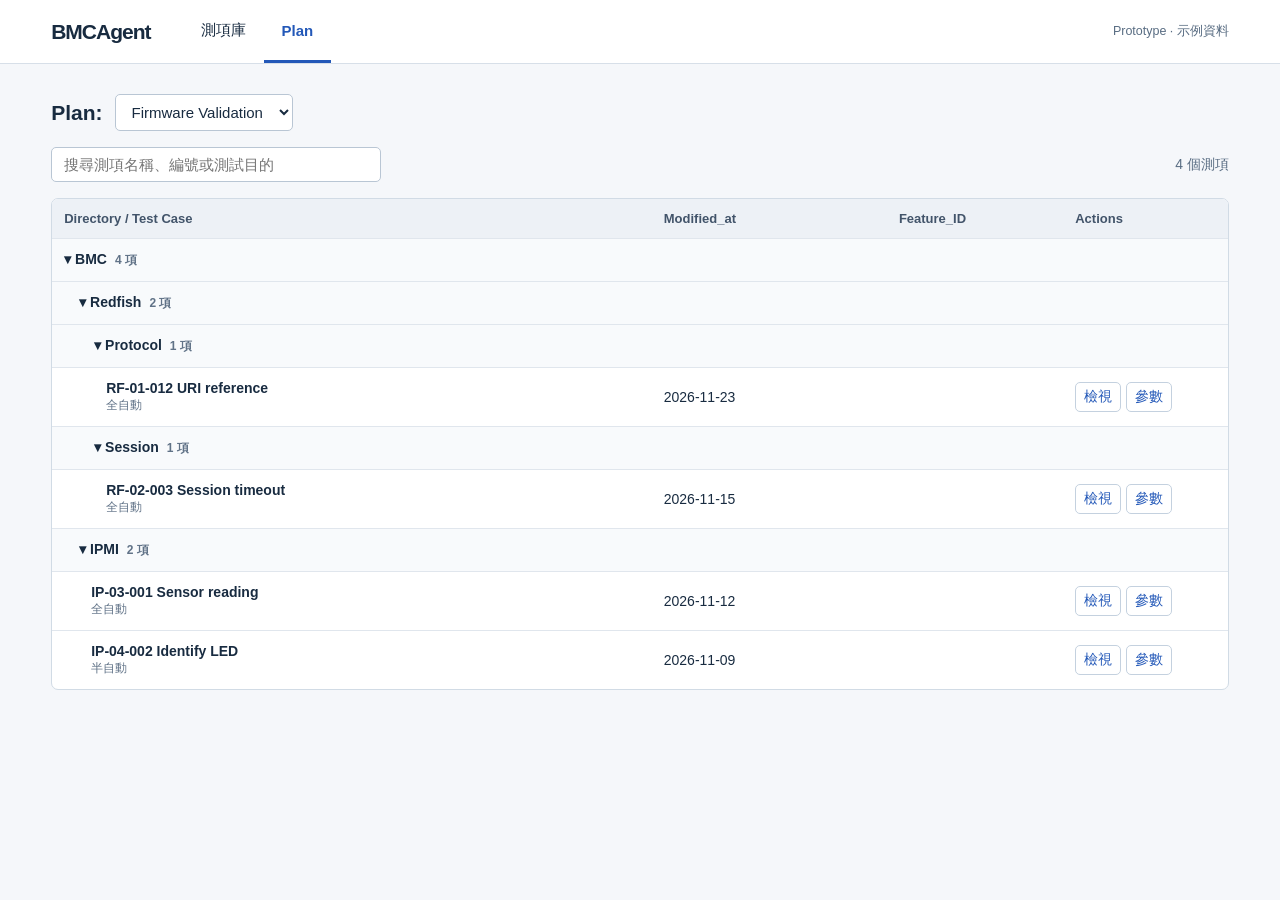
<file: web_ui/static/prototypes/case-list.html>
<!doctype html>
<html lang="zh-Hant">
<meta charset="utf-8"><meta name="viewport" content="width=device-width,initial-scale=1">
<title>BMCAgent · 測項列表原型</title>
<style>
*{box-sizing:border-box}body{margin:0;color:#182b40;background:#f5f7fa;font:15px "Segoe UI","Microsoft JhengHei",sans-serif}header,main{padding:0 clamp(16px,4vw,72px)}header{height:64px;display:flex;gap:32px;align-items:center;background:#fff;border-bottom:1px solid #d7dfe8}header strong{font-size:21px;letter-spacing:-1px}button,select,input{font:inherit;color:inherit}button,select{cursor:pointer}nav{height:100%;display:flex}nav button{border:0;background:none;padding:0 18px;border-bottom:3px solid transparent}nav button[aria-pressed=true]{color:#2358b8;border-color:#2358b8;font-weight:650}header small{margin-left:auto;color:#586c82}main{margin:30px auto;max-width:1650px}.bar{display:flex;align-items:center;gap:12px;margin-bottom:16px}.bar h1{font-size:21px;margin:0}.bar select,.bar input{border:1px solid #b9c6d4;border-radius:5px;background:white;padding:8px 12px}.bar input{width:min(330px,70vw)}#summary{margin-left:auto;color:#596d83;font-size:14px}.wrap{overflow:auto;border:1px solid #d1dbe5;border-radius:7px;background:white}table{border-collapse:collapse;width:100%;min-width:900px;table-layout:fixed;text-align:left}th{background:#edf1f6;color:#42546a;font-size:13px}td,th{padding:12px;border-bottom:1px solid #e0e6ed}td{font-size:14px}tr:last-child td{border-bottom:0}.folder{background:#f8fafc}.folder button,.purpose{background:none;border:0;text-align:left;padding:0}.folder button{font-weight:650}.folder small,.mode{color:#607287;font-size:12px}.folder small{margin-left:8px}.name{display:block;font-weight:600}.mode{margin-right:.5em}.purpose{display:block;max-width:100%;overflow:hidden;text-overflow:ellipsis;white-space:nowrap}.state{color:#176341}.missing{color:#875500}.actions{display:flex;gap:5px}.actions button,dialog button{color:#2358b8;background:white;border:1px solid #c4d1df;border-radius:5px;padding:5px 8px}.actions button:hover,.purpose:hover{background:#edf3fd}dialog{border:1px solid #c6d1dc;border-radius:8px;width:min(500px,90vw);padding:24px;color:inherit}dialog::backdrop{background:#16253755}dialog h2{margin:0 0 12px;font-size:19px}dialog label{display:grid;gap:5px;margin:12px 0}dialog input{padding:7px}dialog footer{display:flex;justify-content:flex-end;gap:8px;margin-top:20px}:focus-visible{outline:2px solid #2358b8;outline-offset:2px}
</style>
<header><strong>BMCAgent</strong><nav aria-label="頁面"><button id="repo">測項庫</button><button id="plan">Plan</button></nav><small>Prototype · 示例資料</small></header>
<main><div class="bar"><h1 id="heading"></h1><select id="plans" aria-label="Plan"><option>Firmware Validation</option><option>Redfish Review</option></select></div>
<div class="bar"><input id="search" type="search" aria-label="搜尋測項" placeholder="搜尋測項名稱、編號或測試目的"><span id="summary"></span></div>
<div class="wrap"><table><colgroup><col style="width:51%"><col style="width:20%"><col style="width:15%"><col style="width:14%"></colgroup><thead><tr><th>Directory / Test Case</th><th>Modified_at</th><th>Feature_ID</th><th>Actions</th></tr></thead><tbody id="rows"></tbody></table></div></main>
<dialog id="detail"><h2 id="title"></h2><div id="body"></div><footer><button id="save">儲存</button><button id="closeDetail">關閉</button></footer></dialog>
<script>
const cases=[
 ['RF-01-012','URI reference','Redfish / Protocol','檢查 GET 回應本文與標頭中的相對 URI，確認每個參照的格式均符合要求。','2026-11-23',{timeout:'30',scope:''}],
 ['RF-01-014','Service root','Redfish / Protocol','確認 Service Root 提供預期的服務入口。','2026-11-18',{}],
 ['RF-02-003','Session timeout','Redfish / Session','驗證逾時的 Session 無法再讀取受保護資源。','2026-11-15',{timeout:'60'}],
 ['IP-03-001','Sensor reading','IPMI','確認讀取的感測值及單位符合預期。','2026-11-12',{sensor:'',unit:''}],
 ['IP-04-002','Identify LED','IPMI','啟用 Identify 功能後，由測試者確認機箱 LED 狀態。','2026-11-09',{duration:'15'}]
 ];
const el=id=>document.getElementById(id),esc=v=>String(v).replace(/[&<>"']/g,c=>({'&':'&amp;','<':'&lt;','>':'&gt;','"':'&quot;',"'":'&#39;'}[c]));
let page='plan',editing=null;
const collapsed=new Set(),settings=new Map();
function values(c){const key=el('plans').value+c[0];if(!settings.has(key))settings.set(key,{...c[5]});return settings.get(key)}
function render(){
 const plan=page==='plan',all=plan?(el('plans').selectedIndex===1?cases.slice(0,3):cases.filter((_,i)=>i!==1)):cases;
 const term=el('search').value.trim().toLowerCase(),found=all.filter(c=>c.slice(0,4).join(' ').toLowerCase().includes(term));
 el('repo').setAttribute('aria-pressed',!plan);el('plan').setAttribute('aria-pressed',plan);el('plans').hidden=!plan;el('heading').textContent=plan?'Plan:':'測項庫';
 el('summary').textContent=(term?found.length+' / '+all.length:all.length)+' 個測項';
 function folder(path,depth){
  const members=all.filter(c=>!path||c[2]===path||c[2].startsWith(path+' / ')),visible=members.filter(c=>found.includes(c));
  if(!visible.length)return '';
  const open=!!term||!collapsed.has(page+path),key=path.split(' / ').pop()||'BMC';
  let html='<tr class="folder"><td colspan="4" style="padding-left:'+(12+depth*15)+'px"><button data-folder="'+esc(path)+'" aria-expanded="'+open+'">'+(open?'▾':'▸')+' '+esc(key)+'<small>'+members.length+' 項</small></button></td></tr>';
  if(!open)return html;
  const sub=new Set();for(const c of visible){if(c[2]===path)continue;const next=c[2].slice(path?path.length+3:0).split(' / ')[0];sub.add(path?path+' / '+next:next);}
  for(const child of sub)html+=folder(child,depth+1);
  for(const c of visible.filter(c=>c[2]===path)){
   const count=Object.keys(c[5]).length;
   html+='<tr><td style="padding-left:'+(24+depth*15)+'px"><span class="name">'+c[0]+' '+c[1]+'</span><span class="mode">'+(c[0]==='IP-04-002'?'半自動':'全自動')+'</span></td><td>'+c[4]+'</td><td></td><td><div class="actions"><button data-view="'+c[0]+'" aria-label="檢視 '+c[0]+'">檢視</button>'+(count?'<button data-params="'+c[0]+'" aria-label="參數 '+c[0]+'">參數</button>':'')+'</div></td></tr>';
  }return html;
 }
 el('rows').innerHTML=folder('',0)||'<tr><td colspan="4">找不到符合的測項</td></tr>';
}
for(const id of ['plan','repo'])el(id).onclick=()=>{page=id;render()};
el('plans').onchange=render;el('search').oninput=render;
el('rows').onclick=e=>{
 const b=e.target.closest('button');if(!b)return;
 if(b.hasAttribute('data-folder')){if(el('search').value.trim())return;const k=page+b.dataset.folder;collapsed.has(k)?collapsed.delete(k):collapsed.add(k);render();return}
 const c=cases.find(c=>c[0]===(b.dataset.params||b.dataset.view)),params=!!b.dataset.params;
 editing=params&&page==='plan'?c:null;el('title').textContent=c[0]+' '+c[1];el('save').hidden=!editing;
 el('body').innerHTML=params?Object.entries(editing?values(c):c[5]).map(([k,v])=>'<label>'+esc(k)+'<input data-key="'+esc(k)+'" value="'+esc(v)+'" '+(editing?'':'readonly')+'></label>').join(''):'<p>'+esc(c[3])+'</p>';
 el('detail').showModal();
};
el('save').onclick=()=>{for(const input of el('body').querySelectorAll('input'))values(editing)[input.dataset.key]=input.value;el('detail').close();render()};
el('closeDetail').onclick=()=>el('detail').close();
render();
</script></html>
</file>
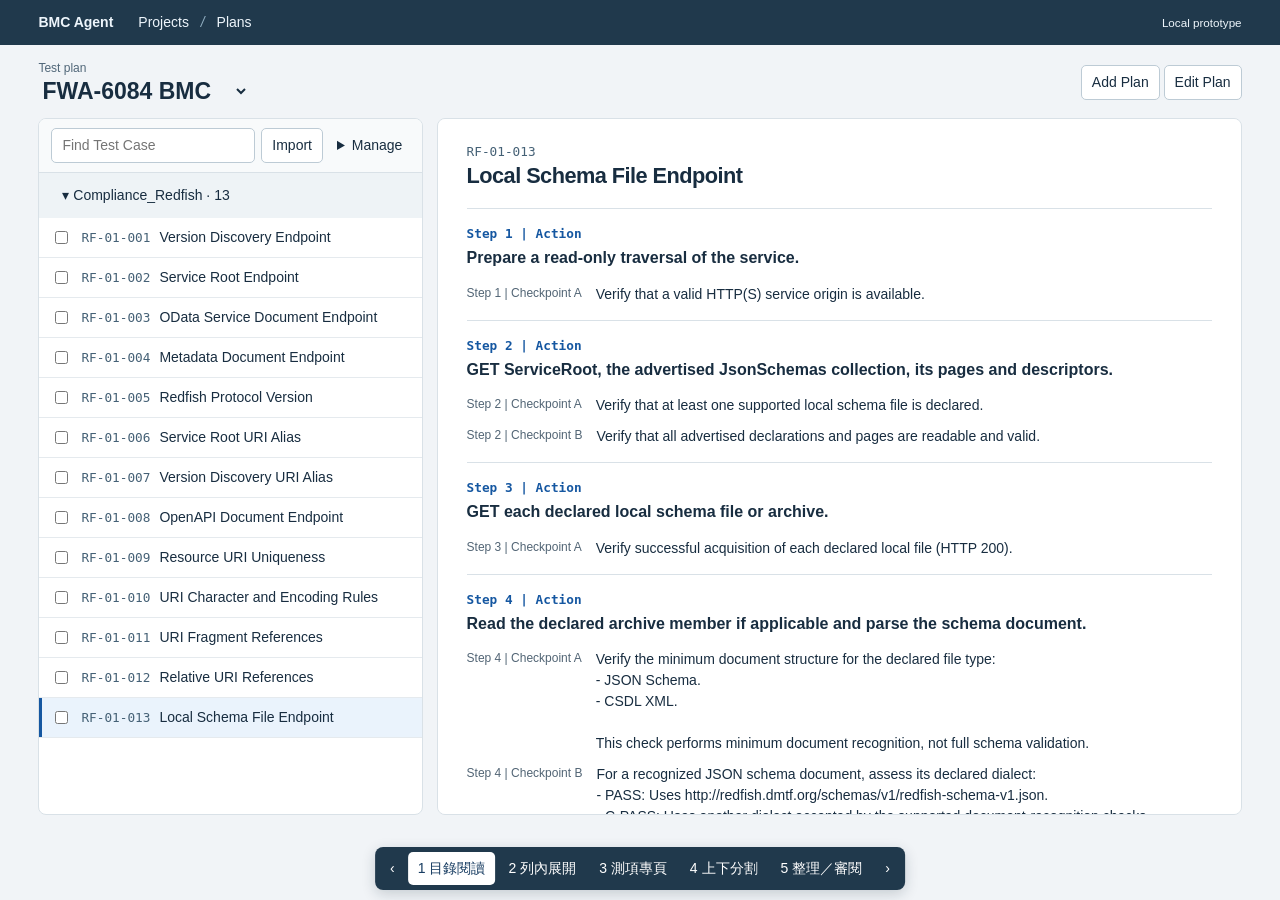
<file: web_ui/static/prototypes/plan-layout.html>
<!doctype html>
<html lang="en"><meta charset="utf-8"><meta name="viewport" content="width=device-width,initial-scale=1">
<title>Plan layouts · BMC Agent prototype</title>
<link rel="stylesheet" href="plan-layout.css">
<header><b class="brand">BMC Agent</b><span>Projects <i>/</i> Plans</span><small>Local prototype</small></header>
<main><div class="planbar"><div><label for="plan">Test plan</label><select id="plan"></select></div><div><button data-act="add">Add Plan</button> <button data-act="edit">Edit Plan</button></div></div>
<div id="work"></div></main>
<nav id="variants" aria-label="比較方案"></nav>
<dialog id="dialog"><form id="form"><h2 id="title"></h2><div id="fields"></div><footer><button type="button" data-act="close">Cancel</button><button class="primary" id="submit">Save</button></footer></form></dialog>
<script src="plan-layout-data.js"></script><script src="plan-layout.js"></script></html>
</file>
<file: web_ui/static/prototypes/plan-layout.css>
*{box-sizing:border-box}
:root{font:14px/1.5 "Segoe UI",Arial,sans-serif;color:#182d40;background:#f1f4f7;--line:#d9e1e7;--blue:#1557a1}
body{margin:0}button,select,input{font:inherit;color:inherit}button,select{cursor:pointer}button,input,select{border:1px solid #bdcbd5;background:white;border-radius:5px;padding:6px 10px}
button:hover{background:#edf4fa}button:disabled{opacity:.44;cursor:default}button:focus-visible,select:focus-visible,input:focus-visible,summary:focus-visible{outline:2px solid var(--blue);outline-offset:2px}
header,.planbar,.tools,.casehead,.modes,.folder,.case,.pager,footer{display:flex;align-items:center;gap:10px}header{height:45px;padding:0 3vw;background:#20394c;color:#edf5fb;gap:25px}header i{margin:0 8px;color:#91afc2}header small{margin-left:auto}main{max-width:1760px;margin:auto;padding:14px 3vw 78px}.planbar{justify-content:space-between;margin-bottom:13px}.planbar label{display:block;color:#516779;font-size:12px}.planbar select{font-size:23px;font-weight:650;background:transparent;border:0;padding:0 22px 0 0}.tools,.modes,.pager{flex-wrap:wrap}.tools{padding:9px 12px;border-bottom:1px solid var(--line);gap:6px;background:#f8fafb}.tools input{flex:1;min-width:120px}.tools details{position:relative}.tools summary{cursor:pointer;padding:5px 8px}.menu{position:absolute;top:100%;right:0;z-index:4;background:white;border:1px solid var(--line);padding:6px;min-width:150px;box-shadow:0 5px 15px #20394c20}.menu button{display:block;width:100%;text-align:left;border:0}
.sheet,.reader{background:white;border:1px solid var(--line);border-radius:8px;min-width:0;overflow:auto}.sheet>.tools{position:sticky;top:0;z-index:2}.split{display:grid;grid-template-columns:minmax(300px,32%) minmax(0,1fr);gap:14px}.split,.full,.stack,.review{height:calc(100dvh - 203px);min-height:300px}.folder{background:#eef3f6;padding:6px 13px}.folder button,.case button,.jump{background:transparent;text-align:left;border:0}.case{border-bottom:1px solid #e5eaee;padding:4px 12px;gap:5px}.case button{flex:1;padding:5px}.case.active{box-shadow:inset 3px 0 var(--blue);background:#eaf3fc}.code,.stepname{font-family:Consolas,monospace;font-size:.91em;color:#456176}.code{display:inline-block;margin-right:9px}.casehead{align-items:flex-start;justify-content:space-between;margin-bottom:19px}.casehead button{flex:none}.reader,.article{padding:22px clamp(16px,2.2vw,38px)}h1,h2,h3,p{margin:0}.casehead h2{line-height:1.25;font-size:clamp(19px,1.7vw,27px);letter-spacing:-.025em}.step{border-top:1px solid var(--line);padding:15px 0 10px}.stepname{color:var(--blue);font-weight:650}.step h3{font-size:16px;line-height:1.4;margin:4px 0 9px}.check{display:grid;grid-template-columns:max-content 1fr;gap:14px;padding:5px 0}.check span{color:#526575;font-size:12px}.check p,.step h3{white-space:pre-line;overflow-wrap:anywhere}.article{background:#fbfcfd}.inline .article{padding-left:clamp(28px,6vw,90px);border-bottom:1px solid var(--line)}.reading{max-width:960px;margin:0 auto}.pager{margin-bottom:12px}.pager button:first-child{margin-right:auto}.stack{display:grid;grid-template-rows:minmax(85px,var(--top,42%)) 14px minmax(0,1fr)}.grip{width:100%;margin:0;cursor:ns-resize;background:#d1dce4;border:none;background-image:linear-gradient(#628096,#628096);background-size:32px 2px;background-repeat:no-repeat;background-position:center}.stack.expanded{grid-template-rows:0 0 1fr}.stack.closed{grid-template-rows:1fr 0 auto}.stack.closed .reader{padding:8px 15px}.stack .pager{float:right;margin:0 0 8px 12px}.modes{margin-bottom:8px}.modes [aria-pressed=true],.primary{background:#195796;color:white}.review{display:grid;grid-template-columns:230px minmax(0,1fr);gap:14px;height:calc(100dvh - 245px)}.review aside{padding:12px}.jump{display:block;width:100%;padding:7px}.review .article{border-bottom:4px solid var(--line)}.empty{padding:18px;color:#506475}
#variants{position:fixed;bottom:10px;left:50%;transform:translateX(-50%);display:flex;gap:3px;align-items:center;background:#20394c;padding:5px;border-radius:8px;box-shadow:0 4px 14px #11253730;z-index:5;max-width:98vw;overflow:auto}#variants button{color:#fff;white-space:nowrap;border:none;background:transparent}#variants button[aria-current=true]{background:#fff;color:#183d62}dialog{width:min(480px,94vw);border:1px solid var(--line);border-radius:8px;padding:24px;color:inherit}dialog::backdrop{background:#192d4266}dialog h2{margin-bottom:15px}dialog label{display:block;margin:9px 0;white-space:pre-line}dialog input:not([type=checkbox]),dialog select{width:100%}#fields{max-height:55vh;overflow:auto}footer{justify-content:flex-end;margin-top:18px}
@media(max-width:820px){.split{grid-template-columns:minmax(240px,38%) 1fr}.check{display:block}.review{grid-template-columns:150px 1fr}.tools{padding:6px}main{padding-inline:12px}}
</file>
